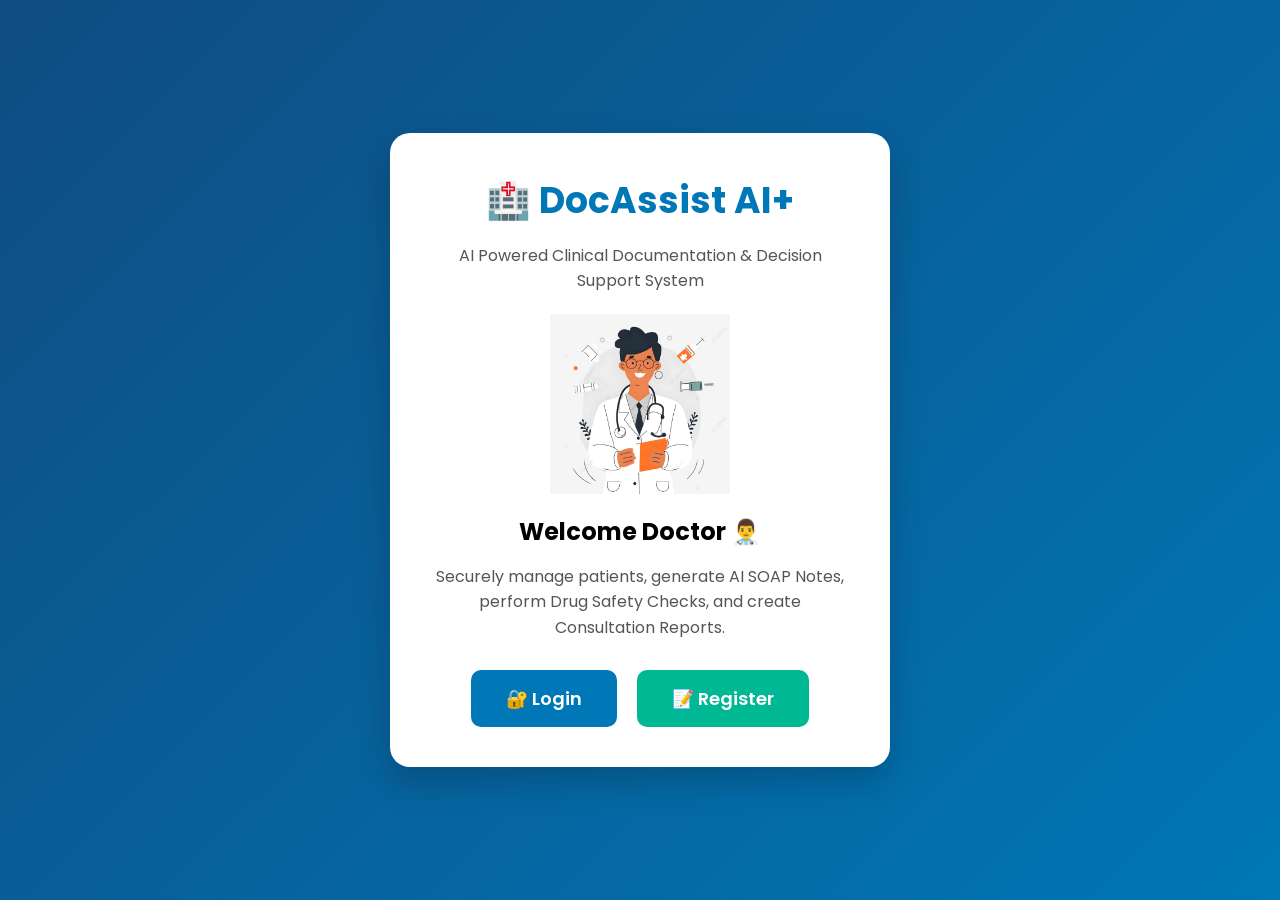
<file: index.html>
<!DOCTYPE html>
<html lang="en">

<head>

<meta charset="UTF-8">
<meta name="viewport" content="width=device-width, initial-scale=1.0">

<title>DocAssist AI+</title>

<link rel="stylesheet" href="css/index.css">

<link href="https://fonts.googleapis.com/css2?family=Poppins:wght@300;400;600;700&display=swap" rel="stylesheet">

</head>

<body>

<div class="container">

    <div class="welcome-box">

        <h1>🏥 DocAssist AI+</h1>

        <p>
            AI Powered Clinical Documentation &
            Decision Support System
        </p>

        <img src="assets/images/doctor.png" class="doctor">

        <h2>Welcome Doctor 👨‍⚕️</h2>

        <p>

            Securely manage patients,

            generate AI SOAP Notes,

            perform Drug Safety Checks,

            and create Consultation Reports.

        </p>

        <div class="buttons">

            <button onclick="location.href='login.html'">

                🔐 Login

            </button>

            <button onclick="location.href='register.html'">

                📝 Register

            </button>

        </div>

    </div>

</div>

</body>

</html>
</file>
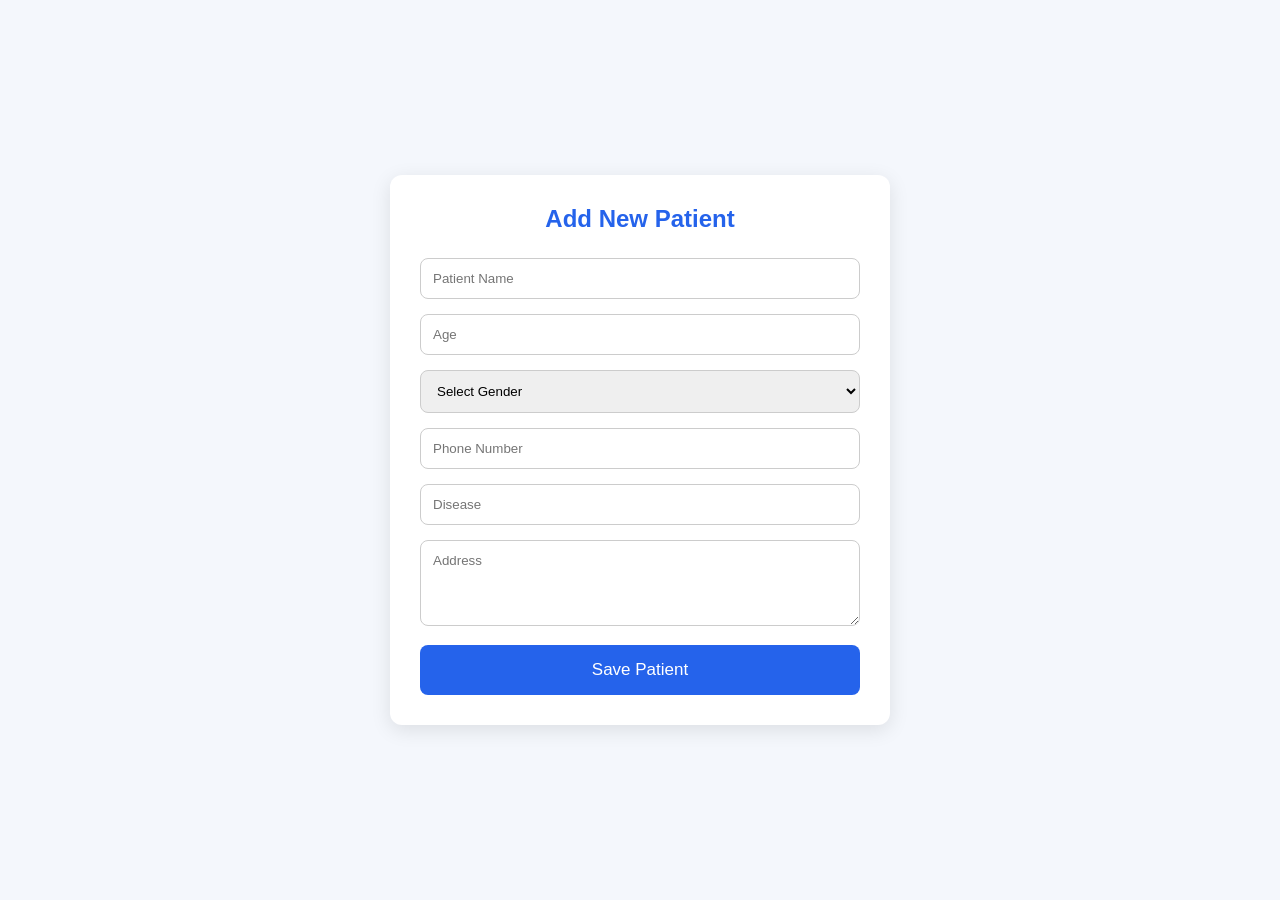
<file: add-patient.html>
<!DOCTYPE html>
<html lang="en">

<head>
    <meta charset="UTF-8">
    <meta name="viewport" content="width=device-width, initial-scale=1.0">
    <title>Add Patient | DocAssist AI+</title>

    <link rel="stylesheet" href="css/patient.css">
</head>

<body>

<div class="container">

    <div class="form-box">

        <h2>Add New Patient</h2>

        <form id="patientForm">

            <input
                type="text"
                id="patientName"
                placeholder="Patient Name"
                required
            >

            <input
                type="number"
                id="age"
                placeholder="Age"
                required
            >

            <select id="gender" required>

                <option value="">Select Gender</option>

                <option>Male</option>

                <option>Female</option>

                <option>Other</option>

            </select>

            <input
                type="text"
                id="phone"
                placeholder="Phone Number"
                required
            >

            <input
                type="text"
                id="disease"
                placeholder="Disease"
                required
            >

            <textarea
                id="address"
                placeholder="Address"
                rows="4"
                required
            ></textarea>

            <button type="submit">
                Save Patient
            </button>

        </form>

    </div>

</div>

<script src="js/api.js"></script>
<script src="js/patient.js"></script>

</body>
</html>
</file>
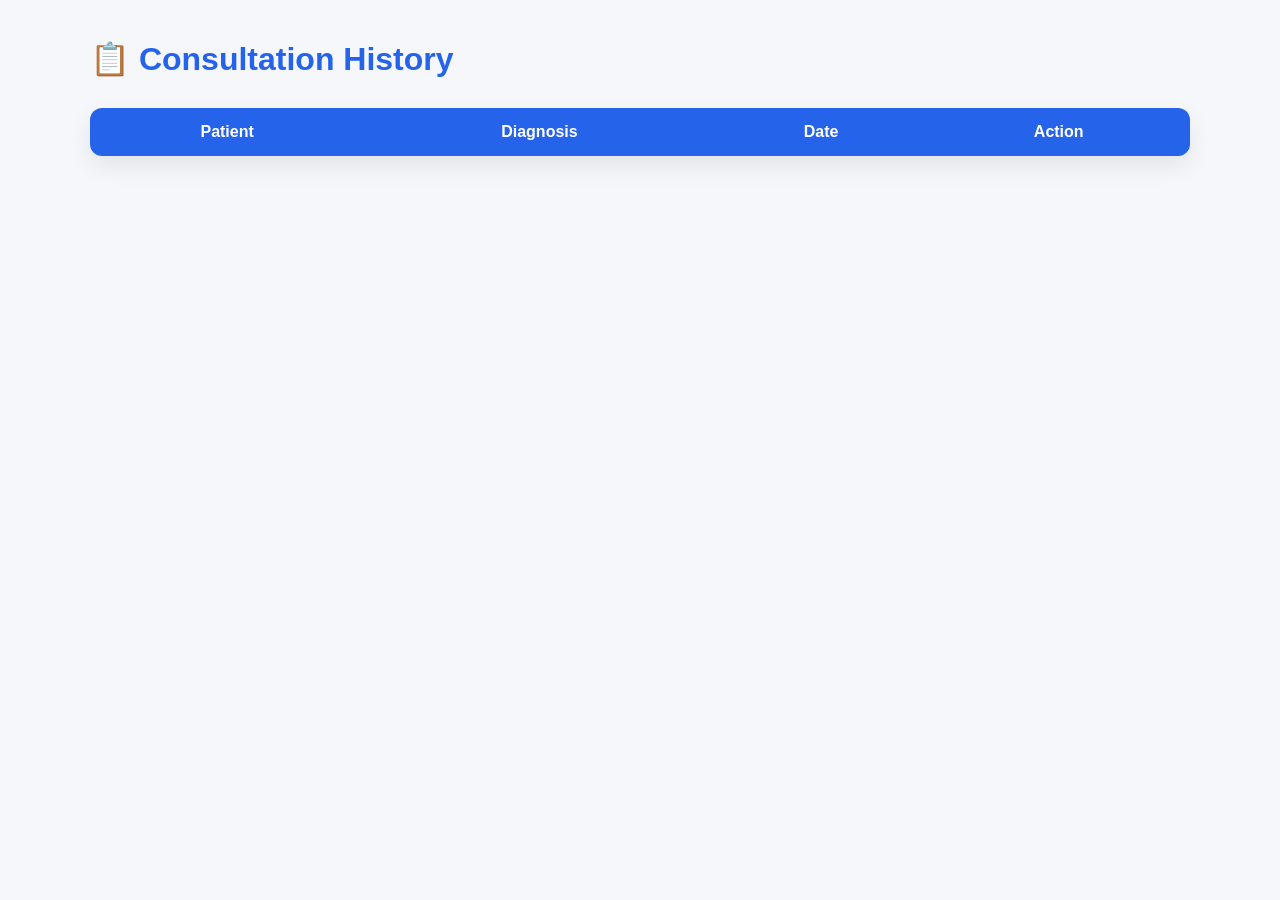
<file: consultation-history.html>
<!DOCTYPE html>
<html lang="en">
<head>

    <meta charset="UTF-8">
    <meta name="viewport" content="width=device-width, initial-scale=1.0">

    <title>Consultation History | DocAssist AI+</title>

    <link rel="stylesheet" href="css/history.css">

</head>
<body>

<div class="container">

    <h1>📋 Consultation History</h1>

    <table id="historyTable">

        <thead>

            <tr>
                <th>Patient</th>
                <th>Diagnosis</th>
                <th>Date</th>
                <th>Action</th>
            </tr>

        </thead>

        <tbody id="historyBody">

        </tbody>

    </table>

</div>

<script src="js/api.js"></script>
<script src="js/history.js"></script>

</body>
</html>
</file>
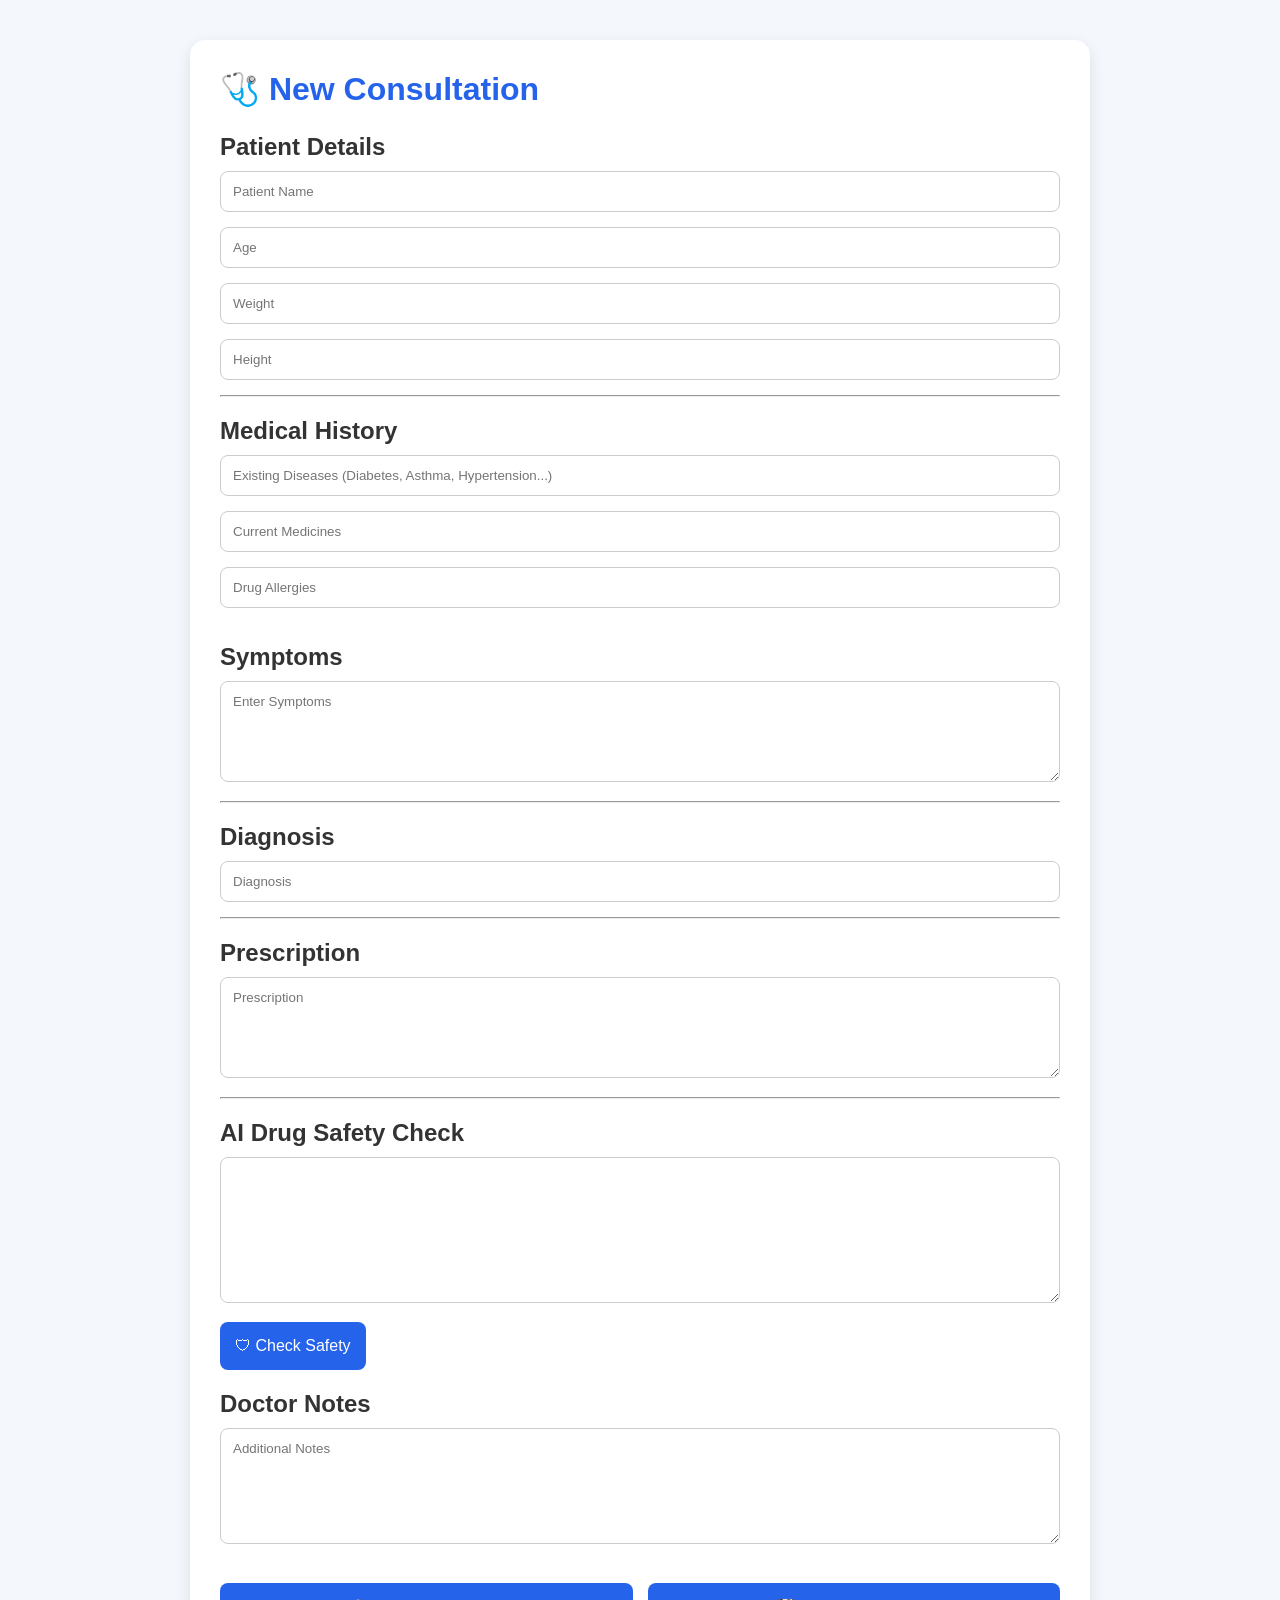
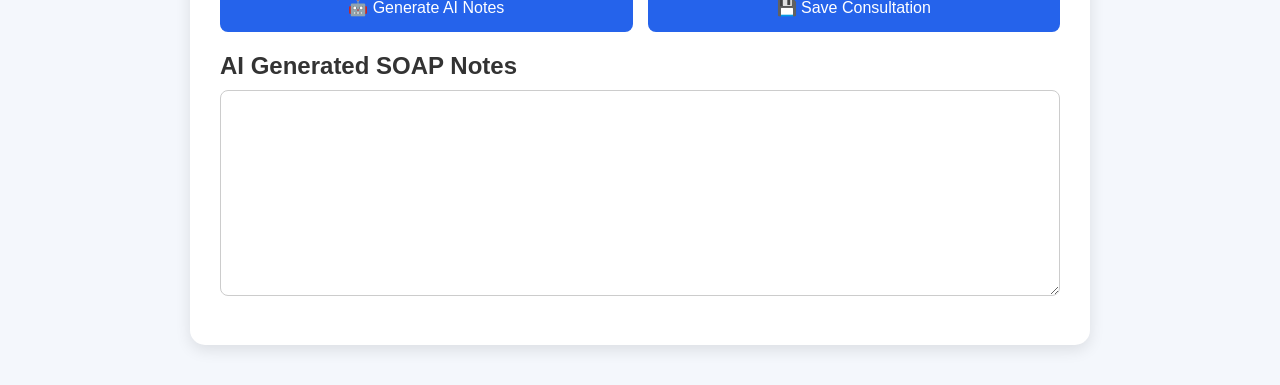
<file: consultation.html>
<!DOCTYPE html>
<html lang="en">

<head>

<meta charset="UTF-8">

<meta name="viewport" content="width=device-width, initial-scale=1.0">

<title>New Consultation | DocAssist AI+</title>

<link rel="stylesheet" href="css/consultation.css">

</head>

<body>

<div class="container">

<h1>🩺 New Consultation</h1>

<form id="consultationForm">

<h2>Patient Details</h2>

<input type="text" id="patientName" placeholder="Patient Name" required>

<input type="number" id="age" placeholder="Age">

<input type="text" id="weight" placeholder="Weight">

<input type="text" id="height" placeholder="Height">

<hr>

<h2>Medical History</h2>

<input
type="text"
id="existingDiseases"
placeholder="Existing Diseases (Diabetes, Asthma, Hypertension...)">

<input
type="text"
id="currentMedications"
placeholder="Current Medicines">

<input
type="text"
id="allergies"
placeholder="Drug Allergies">

<h2>Symptoms</h2>

<textarea
id="symptoms"
rows="5"
placeholder="Enter Symptoms"></textarea>

<hr>

<h2>Diagnosis</h2>

<input
type="text"
id="diagnosis"
placeholder="Diagnosis">

<hr>

<h2>Prescription</h2>

<textarea
id="prescription"
rows="5"
placeholder="Prescription"></textarea>

<hr>

<h2>AI Drug Safety Check</h2>

<textarea
id="safetyResult"
rows="8"
readonly>
</textarea>

<button
type="button"
id="checkSafety">
🛡 Check Safety
</button>

<h2>Doctor Notes</h2>

<textarea
id="notes"
rows="6"
placeholder="Additional Notes"></textarea>

<div class="buttons">

<button
type="button"
id="generateAI">
🤖 Generate AI Notes
</button>

<button
type="submit">
💾 Save Consultation
</button>

</div>

</form>

<h2>AI Generated SOAP Notes</h2>

<textarea
id="soap"
rows="12"
readonly></textarea>

</div>

<script src="js/api.js"></script>
<script src="js/consultation.js"></script>

</body>

</html>
</file>
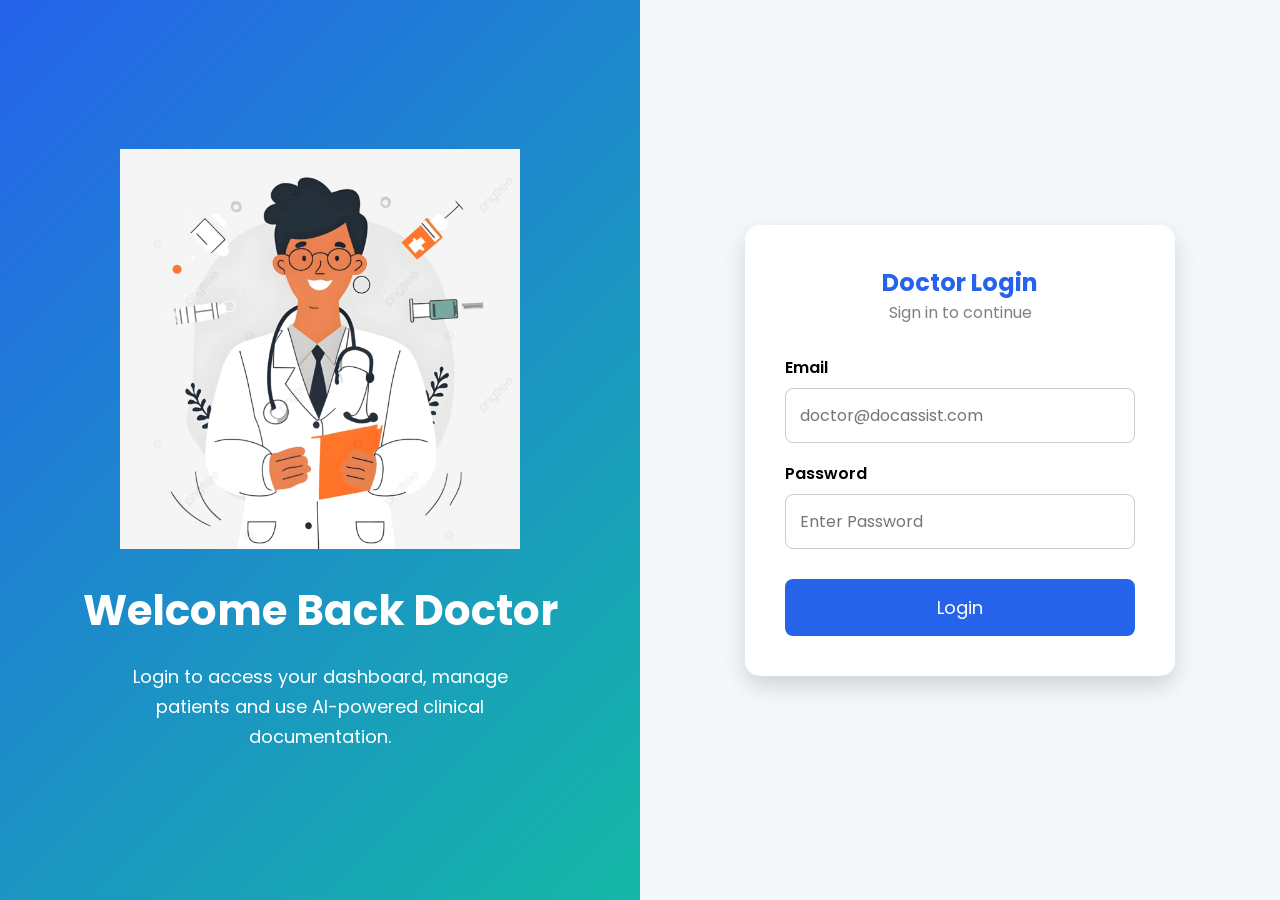
<file: dashboard.html>
<!DOCTYPE html>
<html lang="en">

<head>

<meta charset="UTF-8">
<meta name="viewport" content="width=device-width, initial-scale=1.0">

<title>Dashboard | DocAssist AI+</title>

<link rel="stylesheet" href="css/dashboard.css">

<link href="https://fonts.googleapis.com/css2?family=Poppins:wght@300;400;500;600;700&display=swap" rel="stylesheet">

</head>

<body>

<div class="container">

    <!-- Sidebar -->

    <div class="sidebar">

        <h2>🏥 DocAssist AI+</h2>

        <ul>

            <li><a href="#">🏠 Dashboard</a></li>

            <li><a href="add-patient.html">👥 Add Patient</a></li>

            <li><a href="consultation.html">🩺 Consultation</a></li>

           <li><a href="consultation-history.html">📄 Reports</a></li>

            <li><a href="#">👤 Profile</a></li>

            <li><a href="#" id="logoutBtn">🚪 Logout</a></li>

        </ul>

    </div>

    <!-- Main -->

    <div class="main">

        <h1 id="doctorName">Welcome Doctor 👋</h1>

        <p>AI Powered Clinical Documentation Platform</p>

        <div class="cards">

     <div class="card">
    <h2 id="totalPatients">0</h2>
    <p>Total Patients</p>
</div>

<div class="card">
    <h2 id="todayConsultations">0</h2>
    <p>Today's Consultations</p>
</div>

<div class="card">
    <h2 id="reportsGenerated">0</h2>
    <p>Reports Generated</p>
</div>



        </div>

        <div class="quick-actions">

            <h2>Quick Actions</h2>

            <button onclick="location.href='add-patient.html'">
                ➕ Add Patient
            </button>

            <button onclick="location.href='consultation.html'">
                🩺 New Consultation
            </button>

           <button onclick="location.href='consultation-history.html'">
               📄 Reports
           </button>

        </div>
        
<div class="activity">

<h2>🟡 Waiting Patients</h2>

<table>

<thead>

<tr>

<th>Patient</th>
<th>Disease</th>
<th>Status</th>
<th>Action</th>

</tr>

</thead>

<tbody id="waitingPatients">

</tbody>

</table>

</div>

<div class="activity">

    <h2>Completed Consultations</h2>

    <table>

        <thead>
            <tr>
                <th>Patient</th>
                <th>Diagnosis</th>
                <th>Date</th>
                <th>Status</th>
            </tr>
        </thead>

        <tbody id="recentActivity">

        </tbody>

    </table>

</div>

    </div>

</div>

<script src="js/api.js"></script>
<script src="js/dashboard.js"></script>

</body>

</html>
</file>
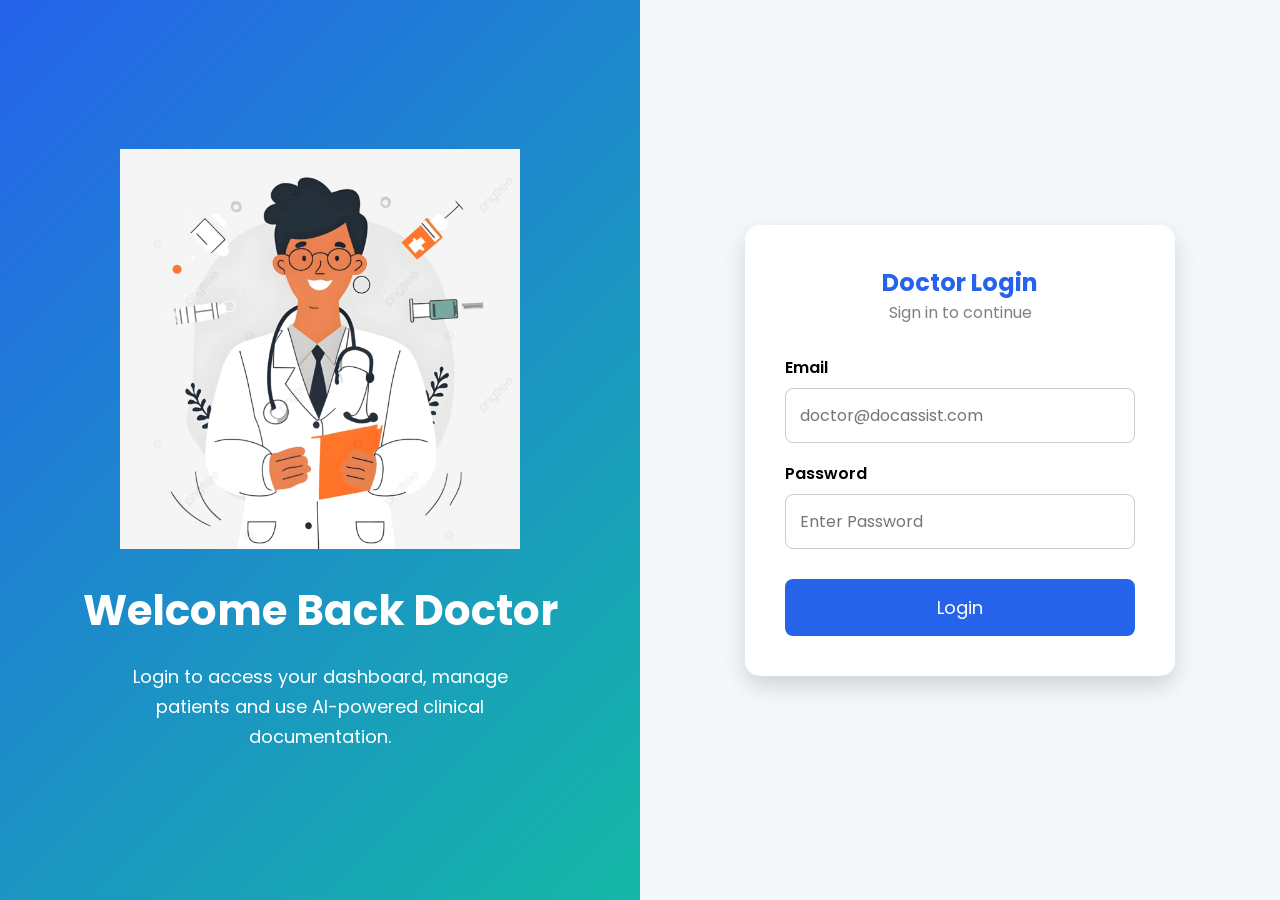
<file: login.html>
<!DOCTYPE html>
<html lang="en">

<head>

    <meta charset="UTF-8">
    <meta name="viewport" content="width=device-width, initial-scale=1.0">

    <title>Doctor Login | DocAssist AI+</title>

    <link rel="stylesheet" href="css/login.css">

    <link href="https://fonts.googleapis.com/css2?family=Poppins:wght@300;400;500;600;700&display=swap" rel="stylesheet">

</head>

<body>

<div class="container">

    <!-- Left Section -->

    <div class="left">

        <img src="assets/images/doctor.png" alt="Doctor">

        <h1>Welcome Back Doctor</h1>

        <p>
            Login to access your dashboard,
            manage patients and use AI-powered
            clinical documentation.
        </p>

    </div>

    <!-- Right Section -->

    <div class="right">

        <div class="login-box">

            <h2>Doctor Login</h2>

            <p>Sign in to continue</p>

            <form id="loginForm">

                <label>Email</label>

                <input
                type="email"
                id="email"
                placeholder="doctor@docassist.com">

                <label>Password</label>

                <input
                type="password"
                id="password"
                placeholder="Enter Password">

                <button type="submit">

                    Login

                </button>

            </form>

        </div>

    </div>

</div>

<script src="js/api.js"></script>
<script src="js/login.js"></script>

</body>

</html>
</file>
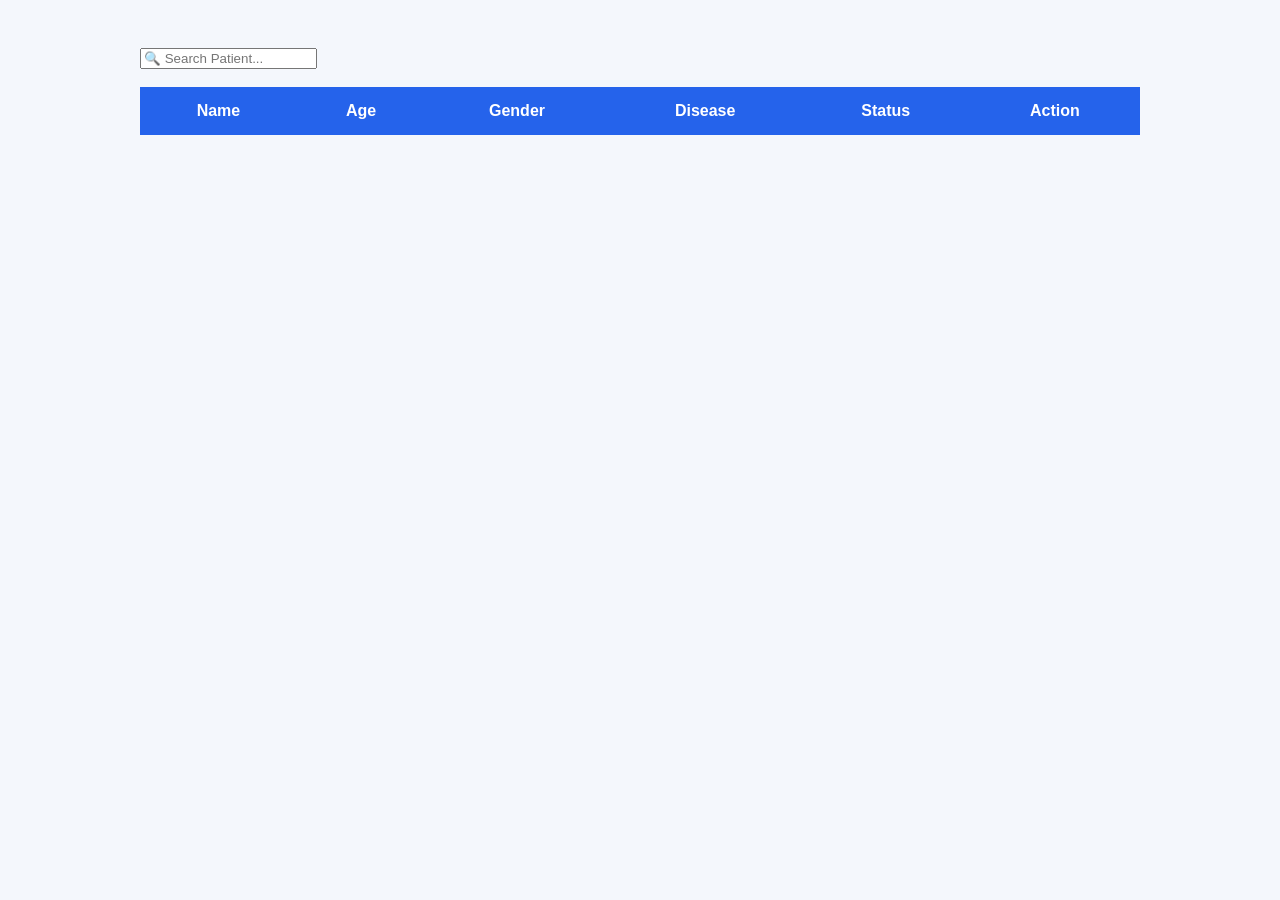
<file: patient-list.html>
<!DOCTYPE html>
<html>

<head>

    <title>Patient List | DocAssist AI+</title>

    <link rel="stylesheet" href="css/patient-list.css">

</head>

<body>

<div class="container">

   <input
type="text"
id="search"
placeholder="🔍 Search Patient..."
>

<br><br>

<table>

    <thead>

        <tr>

            <th>Name</th>
            <th>Age</th>
            <th>Gender</th>
            <th>Disease</th>
            <th>Status</th>
            <th>Action</th>

        </tr>

    </thead>

    <tbody id="patientTable">

    </tbody>

</table>

</div>

<script src="js/api.js"></script>
<script src="js/patient-list.js"></script>

</body>

</html>
</file>
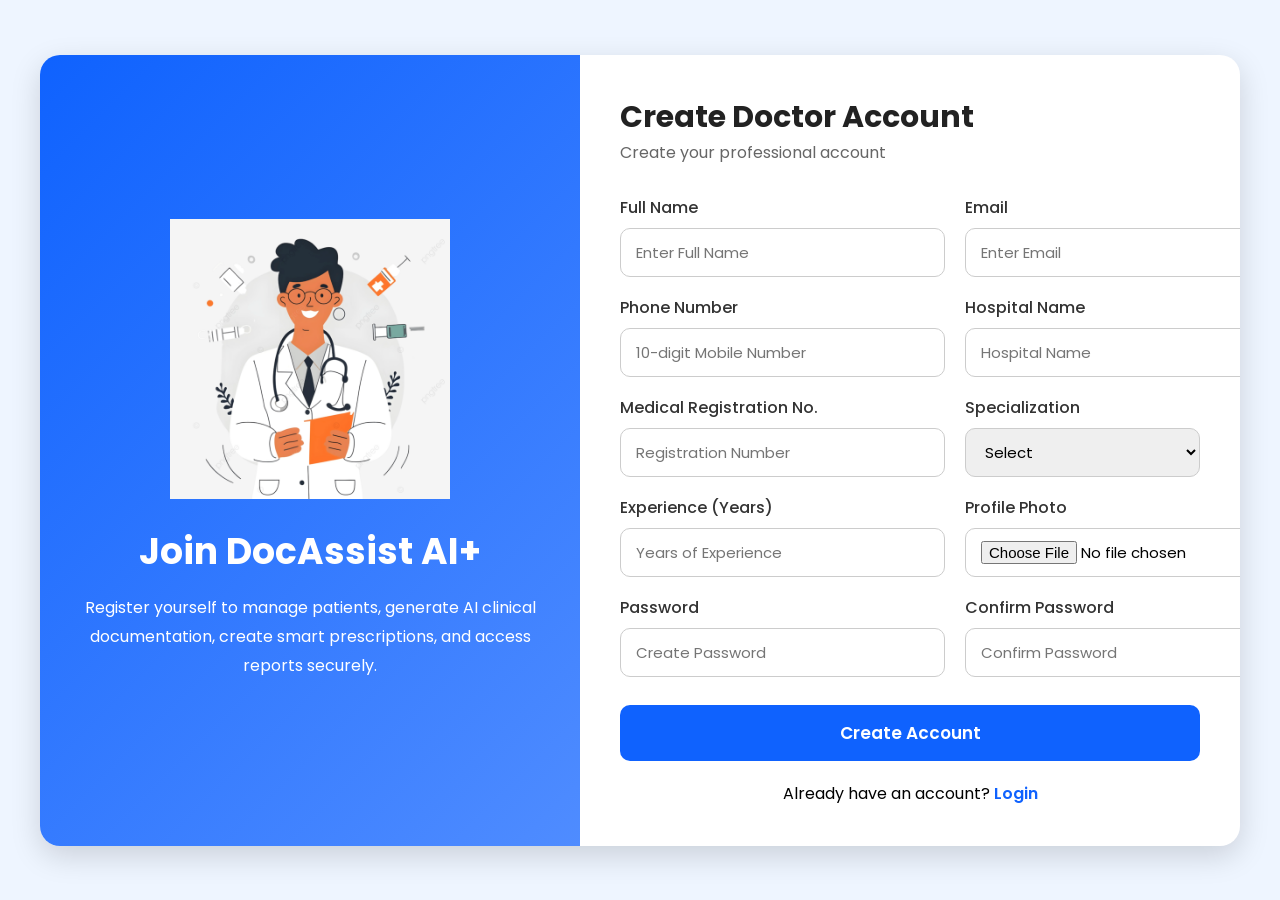
<file: register.html>
<!DOCTYPE html>
<html lang="en">

<head>

    <meta charset="UTF-8">
    <meta name="viewport" content="width=device-width, initial-scale=1.0">

    <title>Doctor Registration | DocAssist AI+</title>

    <link rel="stylesheet" href="css/register.css">

    <link rel="preconnect" href="https://fonts.googleapis.com">
    <link rel="preconnect" href="https://fonts.gstatic.com" crossorigin>

    <link href="https://fonts.googleapis.com/css2?family=Poppins:wght@300;400;500;600;700&display=swap" rel="stylesheet">

</head>

<body>

<div class="container">

    <!-- Left Section -->

    <div class="left-section">

        <img src="assets/images/doctor.png" alt="Doctor">

        <h1>Join DocAssist AI+</h1>

        <p>
            Register yourself to manage patients,
            generate AI clinical documentation,
            create smart prescriptions,
            and access reports securely.
        </p>

    </div>



    <!-- Right Section -->

    <div class="right-section">

        <div class="form-box">

            <h2>Create Doctor Account</h2>

            <p>Create your professional account</p>

            <form id="registerForm">

                <div class="row">

                    <div class="input-box">
                        <label>Full Name</label>
                        <input type="text" id="fullName" placeholder="Enter Full Name">
                    </div>

                    <div class="input-box">
                        <label>Email</label>
                        <input type="email" id="email" placeholder="Enter Email">
                    </div>

                </div>



                <div class="row">

                    <div class="input-box">
                        <label>Phone Number</label>
                        <input type="tel" id="phone" placeholder="10-digit Mobile Number">
                    </div>

                    <div class="input-box">
                        <label>Hospital Name</label>
                        <input type="text" id="hospital" placeholder="Hospital Name">
                    </div>

                </div>



                <div class="row">

                    <div class="input-box">
                        <label>Medical Registration No.</label>
                        <input type="text" id="regno" placeholder="Registration Number">
                    </div>

                    <div class="input-box">
                        <label>Specialization</label>

                        <select id="specialization">

                            <option>Select</option>

                            <option>General Physician</option>

                            <option>Cardiologist</option>

                            <option>Dermatologist</option>

                            <option>Neurologist</option>

                            <option>Pediatrician</option>

                            <option>Orthopedic</option>

                            <option>ENT</option>

                            <option>Gynecologist</option>

                        </select>

                    </div>

                </div>



                <div class="row">

                    <div class="input-box">
                        <label>Experience (Years)</label>
                        <input type="number" id="experience" placeholder="Years of Experience">
                    </div>

                    <div class="input-box">
                        <label>Profile Photo</label>
                        <input type="file" id="photo">
                    </div>

                </div>



                <div class="row">

                    <div class="input-box">
                        <label>Password</label>
                        <input type="password" id="password" placeholder="Create Password">
                    </div>

                    <div class="input-box">
                        <label>Confirm Password</label>
                        <input type="password" id="confirmPassword" placeholder="Confirm Password">
                    </div>

                </div>



                <button type="submit">
                    Create Account
                </button>

            </form>



            <div class="login-link">

                Already have an account?

                <a href="login.html">
                    Login
                </a>

            </div>

        </div>

    </div>

</div>

<script src="js/api.js"></script>
<script src="js/register.js"></script>

</body>
</html>
</file>
<file: css/index.css>
*{
margin:0;
padding:0;
box-sizing:border-box;
font-family:Poppins,sans-serif;
}

body{

background:linear-gradient(135deg,#0f4c81,#0077b6);

height:100vh;

display:flex;

justify-content:center;

align-items:center;

}

.welcome-box{

width:500px;

background:white;

padding:40px;

border-radius:20px;

text-align:center;

box-shadow:0 15px 35px rgba(0,0,0,.2);

}

h1{

font-size:36px;

color:#0077b6;

margin-bottom:15px;

}

h2{

margin-top:20px;

margin-bottom:15px;

}

p{

color:#555;

line-height:1.6;

}

.doctor{

width:180px;

margin:20px auto;

display:block;

}

.buttons{

margin-top:30px;

display:flex;

justify-content:center;

gap:20px;

}

button{

padding:15px 35px;

border:none;

border-radius:10px;

font-size:18px;

cursor:pointer;

transition:.3s;

font-weight:600;

}

button:first-child{

background:#0077b6;

color:white;

}

button:last-child{

background:#00b894;

color:white;

}

button:hover{

transform:scale(1.05);

}
</file>
<file: css/patient.css>
*{
    margin:0;
    padding:0;
    box-sizing:border-box;
    font-family:Poppins,sans-serif;
}

body{
    background:#f4f7fc;
    display:flex;
    justify-content:center;
    align-items:center;
    height:100vh;
}

.form-box{

    width:500px;

    background:white;

    padding:30px;

    border-radius:12px;

    box-shadow:0 5px 20px rgba(0,0,0,.1);

}

h2{

    text-align:center;

    color:#2563EB;

    margin-bottom:25px;

}

input,
select,
textarea{

    width:100%;

    padding:12px;

    margin-bottom:15px;

    border:1px solid #ccc;

    border-radius:8px;

}

button{

    width:100%;

    padding:15px;

    background:#2563EB;

    color:white;

    border:none;

    border-radius:8px;

    cursor:pointer;

    font-size:17px;

}

button:hover{

    background:#1d4ed8;

}
</file>
<file: css/history.css>
*{
    margin:0;
    padding:0;
    box-sizing:border-box;
    font-family:Poppins,sans-serif;
}

body{
    background:#f5f7fb;
    padding:40px;
}

.container{

    max-width:1100px;
    margin:auto;

}

h1{

    color:#2563EB;
    margin-bottom:30px;

}

table{

    width:100%;
    border-collapse:collapse;
    background:white;
    border-radius:12px;
    overflow:hidden;
    box-shadow:0 10px 25px rgba(0,0,0,.08);

}

th{

    background:#2563EB;
    color:white;
    padding:15px;

}

td{

    padding:15px;
    text-align:center;
    border-bottom:1px solid #eee;

}

button{

    background:#2563EB;
    color:white;
    border:none;
    padding:8px 18px;
    border-radius:8px;
    cursor:pointer;

}

button:hover{

    background:#1d4ed8;

}
</file>
<file: css/consultation.css>
*{
margin:0;
padding:0;
box-sizing:border-box;
font-family:Poppins,sans-serif;
}

body{
background:#f4f7fc;
padding:40px;
}

.container{
max-width:900px;
margin:auto;
background:white;
padding:30px;
border-radius:15px;
box-shadow:0 5px 15px rgba(0,0,0,.1);
}

h1{
color:#2563EB;
margin-bottom:25px;
}

h2{
margin:20px 0 10px;
color:#333;
}

input,
textarea{
width:100%;
padding:12px;
margin-bottom:15px;
border:1px solid #ccc;
border-radius:8px;
}

.buttons{
display:flex;
gap:15px;
margin:20px 0;
}

button{
flex:1;
padding:15px;
background:#2563EB;
color:white;
border:none;
border-radius:8px;
cursor:pointer;
font-size:16px;
}

button:hover{
background:#1D4ED8;
}
</file>
<file: css/dashboard.css>
@import url('https://fonts.googleapis.com/css2?family=Poppins:wght@300;400;500;600;700&display=swap');

*{
    margin:0;
    padding:0;
    box-sizing:border-box;
    font-family:'Poppins',sans-serif;
}

body{
    background:#f4f7fc;
}

.container{
    display:flex;
    min-height:100vh;
}

/* Sidebar */

.sidebar{

    width:260px;

    background:#2563EB;

    color:white;

    padding:30px 20px;

    position:fixed;

    height:100vh;

}

.sidebar h2{

    text-align:center;

    margin-bottom:40px;

    font-size:28px;

}

.sidebar ul{

    list-style:none;

}

.sidebar ul li{

    margin:20px 0;

}

.sidebar ul li a{

    text-decoration:none;

    color:white;

    display:block;

    padding:12px 15px;

    border-radius:8px;

    transition:.3s;

}

.sidebar ul li a:hover{

    background:white;

    color:#2563EB;

}

/* Main */

.main{

    margin-left:260px;

    width:100%;

    padding:40px;

}

.main h1{

    color:#1e293b;

    margin-bottom:10px;

}

.main p{

    color:#666;

    margin-bottom:30px;

}

/* Cards */

.cards{

    display:grid;

    grid-template-columns:repeat(4,1fr);

    gap:20px;

}

.card{

    background:white;

    border-radius:12px;

    padding:25px;

    text-align:center;

    box-shadow:0 5px 15px rgba(0,0,0,.08);

    transition:.3s;

}

.card:hover{

    transform:translateY(-8px);

}

.card h2{

    color:#2563EB;

    font-size:36px;

    margin-bottom:10px;

}

.card p{

    color:#555;

}

/* Quick Actions */

.quick-actions{

    margin-top:50px;

}

.quick-actions h2{

    margin-bottom:20px;

}

.quick-actions button{

    background:#2563EB;

    color:white;

    border:none;

    padding:15px 30px;

    border-radius:8px;

    margin-right:15px;

    margin-bottom:15px;

    cursor:pointer;

    transition:.3s;

    font-size:16px;

}

.quick-actions button:hover{

    background:#1d4ed8;

}

/* Recent Activity */

.activity{

    margin-top:50px;

}

.activity h2{

    margin-bottom:20px;

}

.activity table{

    width:100%;

    background:white;

    border-collapse:collapse;

    border-radius:10px;

    overflow:hidden;

    box-shadow:0 5px 15px rgba(0,0,0,.08);

}

.activity th{

    background:#2563EB;

    color:white;

    padding:15px;

}

.activity td{

    padding:15px;

    border-bottom:1px solid #eee;

}

.activity tr:hover{

    background:#f8f9fa;

}

/* Responsive */

@media(max-width:1100px){

.cards{

grid-template-columns:repeat(2,1fr);

}

}

@media(max-width:768px){

.sidebar{

width:220px;

}

.main{

margin-left:220px;

padding:20px;

}

.cards{

grid-template-columns:1fr;

}

.quick-actions button{

width:100%;

}

}

@media(max-width:600px){

.container{

flex-direction:column;

}

.sidebar{

position:relative;

width:100%;

height:auto;

}

.main{

margin-left:0;

}

}
</file>
<file: css/login.css>
@import url('https://fonts.googleapis.com/css2?family=Poppins:wght@300;400;500;600;700&display=swap');

*{
    margin:0;
    padding:0;
    box-sizing:border-box;
    font-family:'Poppins',sans-serif;
}

body{
    background:#F4F8FB;
}

.container{
    display:flex;
    height:100vh;
}

/* Left Side */

.left{
    width:50%;
    background:linear-gradient(135deg,#2563EB,#14B8A6);
    color:white;

    display:flex;
    flex-direction:column;
    justify-content:center;
    align-items:center;

    padding:50px;
}

.left img{
    width:400px;
    margin-bottom:30px;
}

.left h1{
    font-size:42px;
    margin-bottom:20px;
}

.left p{
    width:80%;
    text-align:center;
    line-height:30px;
    font-size:18px;
}

/* Right Side */

.right{
    width:50%;

    display:flex;
    justify-content:center;
    align-items:center;
}

.login-box{

    width:430px;

    background:white;

    padding:40px;

    border-radius:15px;

    box-shadow:0 10px 25px rgba(0,0,0,.15);

}

.login-box h2{

    color:#2563EB;

    text-align:center;

}

.login-box p{

    text-align:center;

    color:gray;

    margin-bottom:30px;

}

label{

    display:block;

    margin-top:18px;

    margin-bottom:8px;

    font-weight:600;

}

input{

    width:100%;

    padding:14px;

    border:1px solid #ccc;

    border-radius:8px;

    font-size:16px;

}

input:focus{

    outline:none;

    border:2px solid #2563EB;

}

button{

    width:100%;

    margin-top:30px;

    padding:15px;

    background:#2563EB;

    color:white;

    border:none;

    border-radius:8px;

    font-size:18px;

    cursor:pointer;

    transition:.3s;

}

button:hover{

    background:#1D4ED8;

}

.demo{

    margin-top:30px;

    background:#EFF6FF;

    padding:15px;

    border-radius:10px;

}

.demo h4{

    color:#2563EB;

    margin-bottom:10px;

}
</file>
<file: css/patient-list.css>
body{

    font-family:Poppins,sans-serif;

    background:#f4f7fc;

    padding:40px;

}

.container{

    max-width:1000px;

    margin:auto;

}

h1{

    color:#2563EB;

    margin-bottom:30px;

}

table{

    width:100%;

    border-collapse:collapse;

    background:white;

}

th{

    background:#2563EB;

    color:white;

    padding:15px;

}

td{

    padding:15px;

    border-bottom:1px solid #ddd;

}

tr:hover{

    background:#f8f8f8;

}
</file>
<file: css/register.css>
/* Google Font */
*{
    margin:0;
    padding:0;
    box-sizing:border-box;
    font-family:'Poppins',sans-serif;
}

body{
    background:#eef5ff;
    display:flex;
    justify-content:center;
    align-items:center;
    min-height:100vh;
    padding:30px;
}

.container{
    width:1200px;
    background:#fff;
    display:flex;
    border-radius:20px;
    overflow:hidden;
    box-shadow:0 10px 30px rgba(0,0,0,0.15);
}

/* Left Side */

.left-section{
    width:45%;
    background:linear-gradient(135deg,#0f62fe,#4f8cff);
    color:#fff;
    display:flex;
    flex-direction:column;
    justify-content:center;
    align-items:center;
    padding:40px;
    text-align:center;
}

.left-section img{
    width:280px;
    margin-bottom:25px;
}

.left-section h1{
    font-size:36px;
    margin-bottom:15px;
}

.left-section p{
    font-size:16px;
    line-height:1.8;
}

/* Right Side */

.right-section{
    width:55%;
    padding:40px;
}

.form-box h2{
    font-size:30px;
    color:#222;
}

.form-box p{
    color:#666;
    margin-bottom:30px;
}

.row{
    display:flex;
    gap:20px;
    margin-bottom:18px;
}

.input-box{
    flex:1;
    display:flex;
    flex-direction:column;
}

.input-box label{
    margin-bottom:8px;
    font-weight:500;
    color:#333;
}

.input-box input,
.input-box select{
    padding:12px 15px;
    border:1px solid #ccc;
    border-radius:10px;
    font-size:15px;
    outline:none;
    transition:.3s;
}

.input-box input:focus,
.input-box select:focus{
    border-color:#0f62fe;
    box-shadow:0 0 5px rgba(15,98,254,.3);
}

button{
    width:100%;
    padding:15px;
    background:#0f62fe;
    color:white;
    border:none;
    border-radius:10px;
    font-size:17px;
    font-weight:600;
    cursor:pointer;
    transition:.3s;
    margin-top:10px;
}

button:hover{
    background:#004de6;
}

.login-link{
    text-align:center;
    margin-top:20px;
}

.login-link a{
    text-decoration:none;
    color:#0f62fe;
    font-weight:600;
}

.login-link a:hover{
    text-decoration:underline;
}

/* Responsive */

@media(max-width:1000px){

.container{
    flex-direction:column;
}

.left-section,
.right-section{
    width:100%;
}

.left-section{
    padding:30px;
}

.left-section img{
    width:200px;
}

.row{
    flex-direction:column;
    gap:15px;
}

}
</file>
